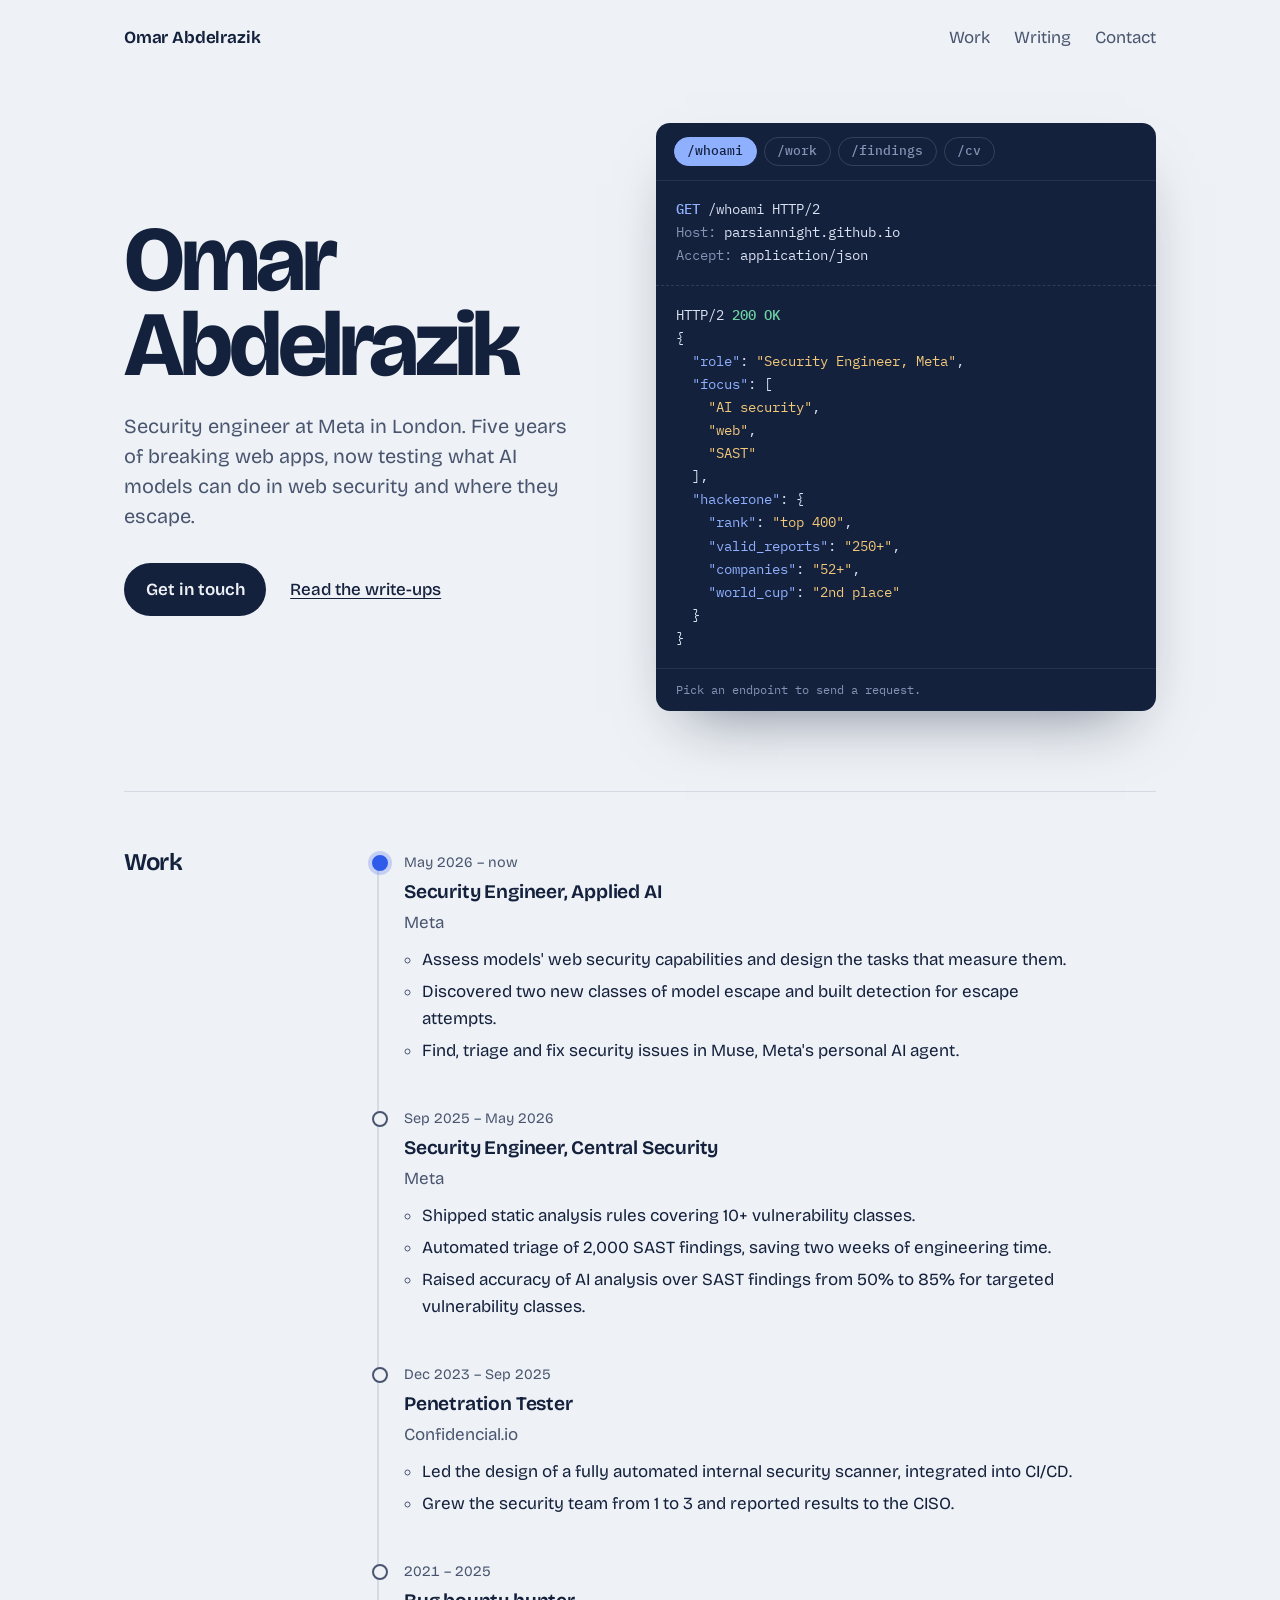
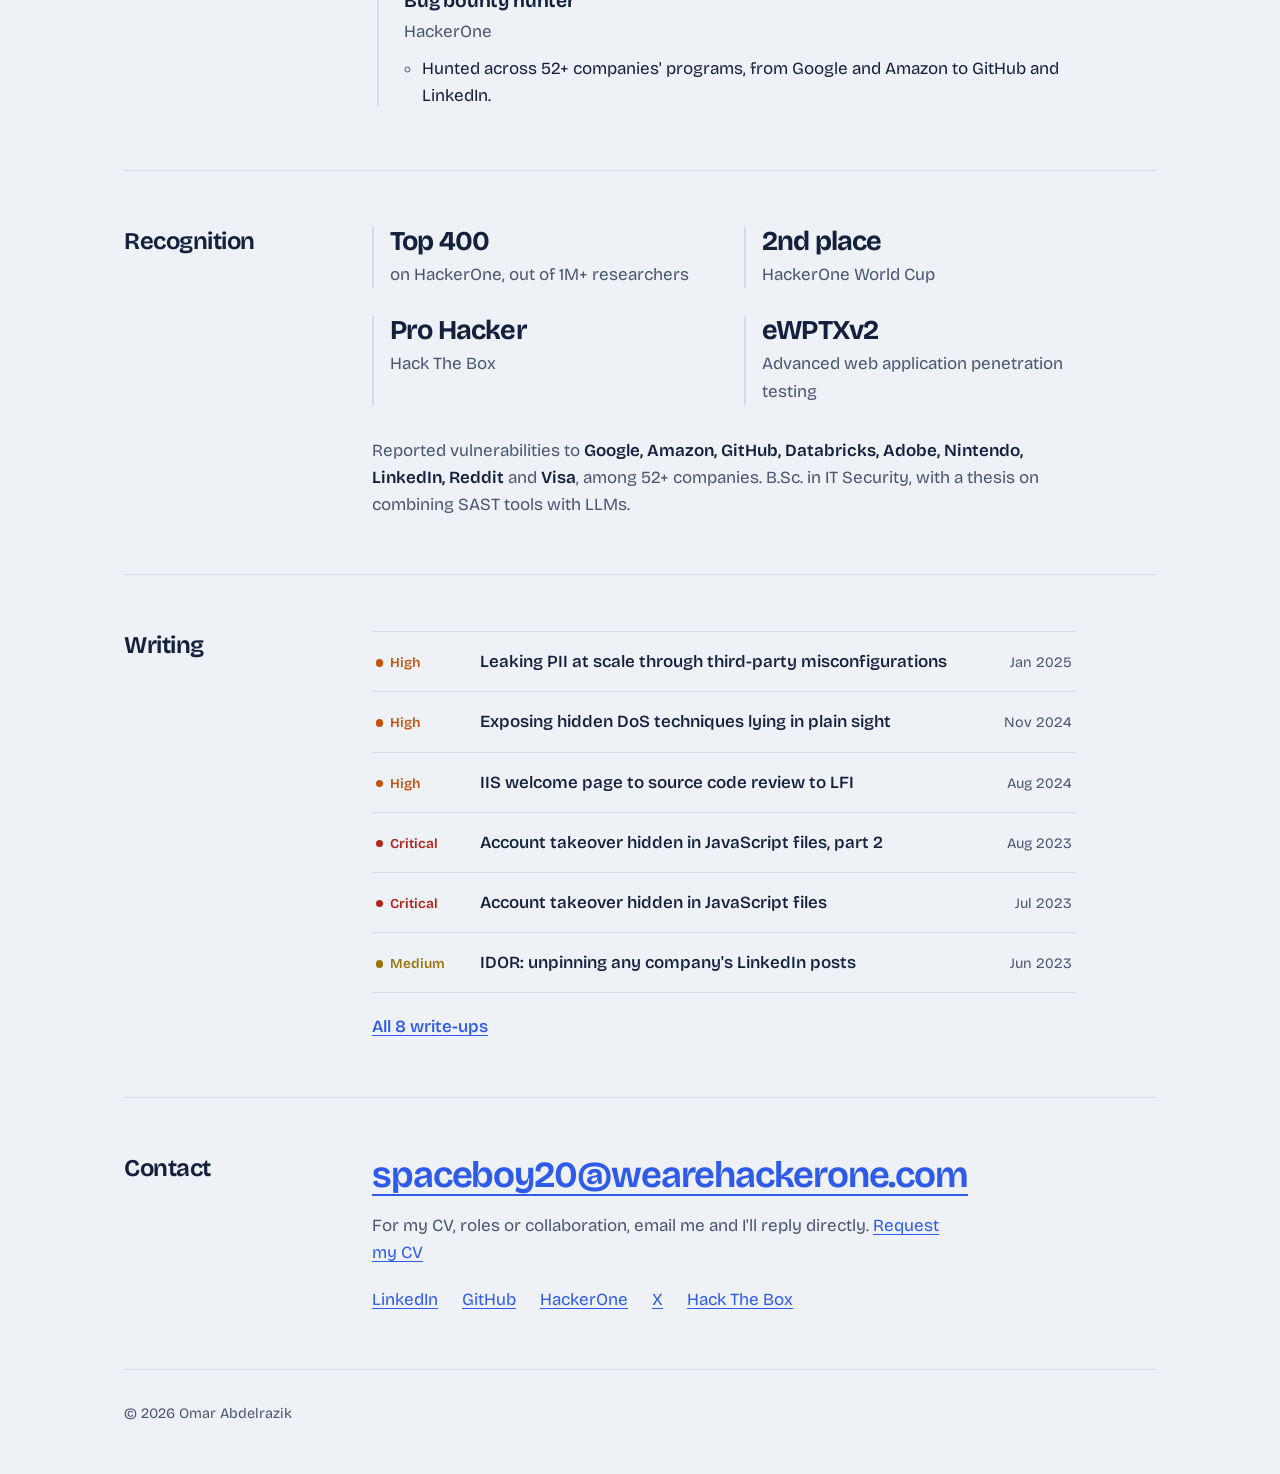
<file: index.html>
<!DOCTYPE html>
<html lang="en">
<head>
  <meta charset="UTF-8">
  <meta name="viewport" content="width=device-width, initial-scale=1.0">
  <title>Omar Abdelrazik — Security Engineer</title>
  <meta name="description" content="Omar Abdelrazik, Security Engineer at Meta working on AI security and static analysis. Top 400 on HackerOne, 250+ valid vulnerabilities across 52+ companies.">
  <meta property="og:title" content="Omar Abdelrazik — Security Engineer">
  <meta property="og:description" content="Security Engineer at Meta. Offensive web security, AI security and static analysis. Top 400 on HackerOne.">
  <meta property="og:type" content="website">
  <meta property="og:url" content="https://parsiannight.github.io">
  <meta name="twitter:card" content="summary">
  <link rel="preconnect" href="https://fonts.googleapis.com">
  <link rel="preconnect" href="https://fonts.gstatic.com" crossorigin>
  <link rel="stylesheet" href="https://fonts.googleapis.com/css2?family=Bricolage+Grotesque:opsz,wght@12..96,400..800&family=IBM+Plex+Mono:wght@400;500&display=swap">
  <link rel="stylesheet" href="css/site.css">
</head>
<body>
<div class="wrap">

  <header class="topbar">
    <a class="home" href="./">Omar Abdelrazik</a>
    <nav aria-label="Site">
      <a href="#work">Work</a>
      <a href="blog/">Writing</a>
      <a href="#contact">Contact</a>
    </nav>
  </header>

  <main>
    <section class="hero" aria-labelledby="name">
      <div>
        <h1 id="name">Omar<br>Abdelrazik</h1>
        <p class="lede">Security engineer at Meta in London. Five years of breaking web apps, now testing what AI models can do in web security and where they escape.</p>
        <div class="actions">
          <a class="btn" href="#contact">Get in touch</a>
          <a class="quiet" href="blog/">Read the write-ups</a>
        </div>
      </div>

      <div class="exchange" id="console">
        <div class="exchange__routes" role="group" aria-label="Send a request">
          <button type="button" data-path="/whoami" aria-pressed="true">/whoami</button>
          <button type="button" data-path="/work" aria-pressed="false">/work</button>
          <button type="button" data-path="/findings" aria-pressed="false">/findings</button>
          <button type="button" data-path="/cv" aria-pressed="false">/cv</button>
        </div>
<pre class="req"><span class="m">GET</span> <span id="req-path">/whoami</span> HTTP/2
<span class="d">Host:</span> parsiannight.github.io
<span class="d">Accept:</span> application/json</pre>
<pre class="res" aria-live="polite"><span class="status" id="res-status">HTTP/2 <span class="ok">200 OK</span></span><span class="time d" id="res-time"></span>
<span class="body unroll" id="res-body">{
  <span class="k">"role"</span>: <span class="s">"Security Engineer, Meta"</span>,
  <span class="k">"focus"</span>: [
    <span class="s">"AI security"</span>,
    <span class="s">"web"</span>,
    <span class="s">"SAST"</span>
  ],
  <span class="k">"hackerone"</span>: {
    <span class="k">"rank"</span>: <span class="s">"top 400"</span>,
    <span class="k">"valid_reports"</span>: <span class="s">"250+"</span>,
    <span class="k">"companies"</span>: <span class="s">"52+"</span>,
    <span class="k">"world_cup"</span>: <span class="s">"2nd place"</span>
  }
}</span></pre>
        <p class="exchange__hint">Pick an endpoint to send a request.</p>
      </div>
    </section>

    <section class="block" id="work" aria-labelledby="work-h">
      <h2 id="work-h">Work</h2>
      <ol class="timeline" reversed>
        <li class="role current">
          <span class="role__when">May 2026 – now</span>
          <h3>Security Engineer, Applied AI</h3>
          <p class="role__team">Meta</p>
          <ul>
            <li>Assess models' web security capabilities and design the tasks that measure them.</li>
            <li>Discovered two new classes of model escape and built detection for escape attempts.</li>
            <li>Find, triage and fix security issues in Muse, Meta's personal AI agent.</li>
          </ul>
        </li>
        <li class="role">
          <span class="role__when">Sep 2025 – May 2026</span>
          <h3>Security Engineer, Central Security</h3>
          <p class="role__team">Meta</p>
          <ul>
            <li>Shipped static analysis rules covering 10+ vulnerability classes.</li>
            <li>Automated triage of 2,000 SAST findings, saving two weeks of engineering time.</li>
            <li>Raised accuracy of AI analysis over SAST findings from 50% to 85% for targeted vulnerability classes.</li>
          </ul>
        </li>
        <li class="role">
          <span class="role__when">Dec 2023 – Sep 2025</span>
          <h3>Penetration Tester</h3>
          <p class="role__team">Confidencial.io</p>
          <ul>
            <li>Led the design of a fully automated internal security scanner, integrated into CI/CD.</li>
            <li>Grew the security team from 1 to 3 and reported results to the CISO.</li>
          </ul>
        </li>
        <li class="role">
          <span class="role__when">2021 – 2025</span>
          <h3>Bug bounty hunter</h3>
          <p class="role__team">HackerOne</p>
          <ul>
            <li>Hunted across 52+ companies' programs, from Google and Amazon to GitHub and LinkedIn.</li>
          </ul>
        </li>
      </ol>
    </section>

    <section class="block" aria-labelledby="rec-h">
      <h2 id="rec-h">Recognition</h2>
      <div>
        <dl class="facts">
          <div><dt>Top 400</dt><dd>on HackerOne, out of 1M+ researchers</dd></div>
          <div><dt>2nd place</dt><dd>HackerOne World Cup</dd></div>
          <div><dt>Pro Hacker</dt><dd>Hack The Box</dd></div>
          <div><dt>eWPTXv2</dt><dd>Advanced web application penetration testing</dd></div>
        </dl>
        <p class="companies">Reported vulnerabilities to <strong>Google, Amazon, GitHub, Databricks, Adobe, Nintendo, LinkedIn, Reddit</strong> and <strong>Visa</strong>, among 52+ companies. B.Sc. in IT Security, with a thesis on combining SAST tools with LLMs.</p>
      </div>
    </section>

    <section class="block" aria-labelledby="writing-h">
      <h2 id="writing-h">Writing</h2>
      <div>
        <ul class="posts">
          <li><a href="blog/post.html?slug=leaking-pii-at-scale"><span class="sev sev--high">High</span><span class="t">Leaking PII at scale through third-party misconfigurations</span><span class="date">Jan 2025</span></a></li>
          <li><a href="blog/post.html?slug=exposing-hidden-dos-techniques"><span class="sev sev--high">High</span><span class="t">Exposing hidden DoS techniques lying in plain sight</span><span class="date">Nov 2024</span></a></li>
          <li><a href="blog/post.html?slug=iis-welcome-page-to-lfi"><span class="sev sev--high">High</span><span class="t">IIS welcome page to source code review to LFI</span><span class="date">Aug 2024</span></a></li>
          <li><a href="blog/post.html?slug=account-takeover-in-js-files-part2"><span class="sev sev--critical">Critical</span><span class="t">Account takeover hidden in JavaScript files, part 2</span><span class="date">Aug 2023</span></a></li>
          <li><a href="blog/post.html?slug=account-takeover-in-js-files"><span class="sev sev--critical">Critical</span><span class="t">Account takeover hidden in JavaScript files</span><span class="date">Jul 2023</span></a></li>
          <li><a href="blog/post.html?slug=idor-unpin-posts"><span class="sev sev--medium">Medium</span><span class="t">IDOR: unpinning any company's LinkedIn posts</span><span class="date">Jun 2023</span></a></li>
        </ul>
        <a class="all" href="blog/">All 8 write-ups</a>
      </div>
    </section>

    <section class="block" id="contact" aria-labelledby="contact-h">
      <h2 id="contact-h">Contact</h2>
      <div>
        <p class="contact-line"><a href="mailto:spaceboy20@wearehackerone.com">spaceboy20@wearehackerone.com</a></p>
        <p class="contact-note">For my CV, roles or collaboration, email me and I'll reply directly. <a href="mailto:spaceboy20@wearehackerone.com?subject=CV%20request">Request my CV</a></p>
        <ul class="elsewhere">
          <li><a href="https://www.linkedin.com/in/omarabdelrazek0/">LinkedIn</a></li>
          <li><a href="https://github.com/ParsianNight">GitHub</a></li>
          <li><a href="https://hackerone.com/spaceboy20">HackerOne</a></li>
          <li><a href="https://x.com/spaceboy2O">X</a></li>
          <li><a href="https://app.hackthebox.eu/profile/Spaceboy20">Hack The Box</a></li>
        </ul>
      </div>
    </section>
  </main>

  <footer>&copy; <span id="y">2026</span> Omar Abdelrazik</footer>
</div>
<script src="js/console.js"></script>
<script>document.getElementById('y').textContent = new Date().getFullYear();</script>
</body>
</html>
</file>
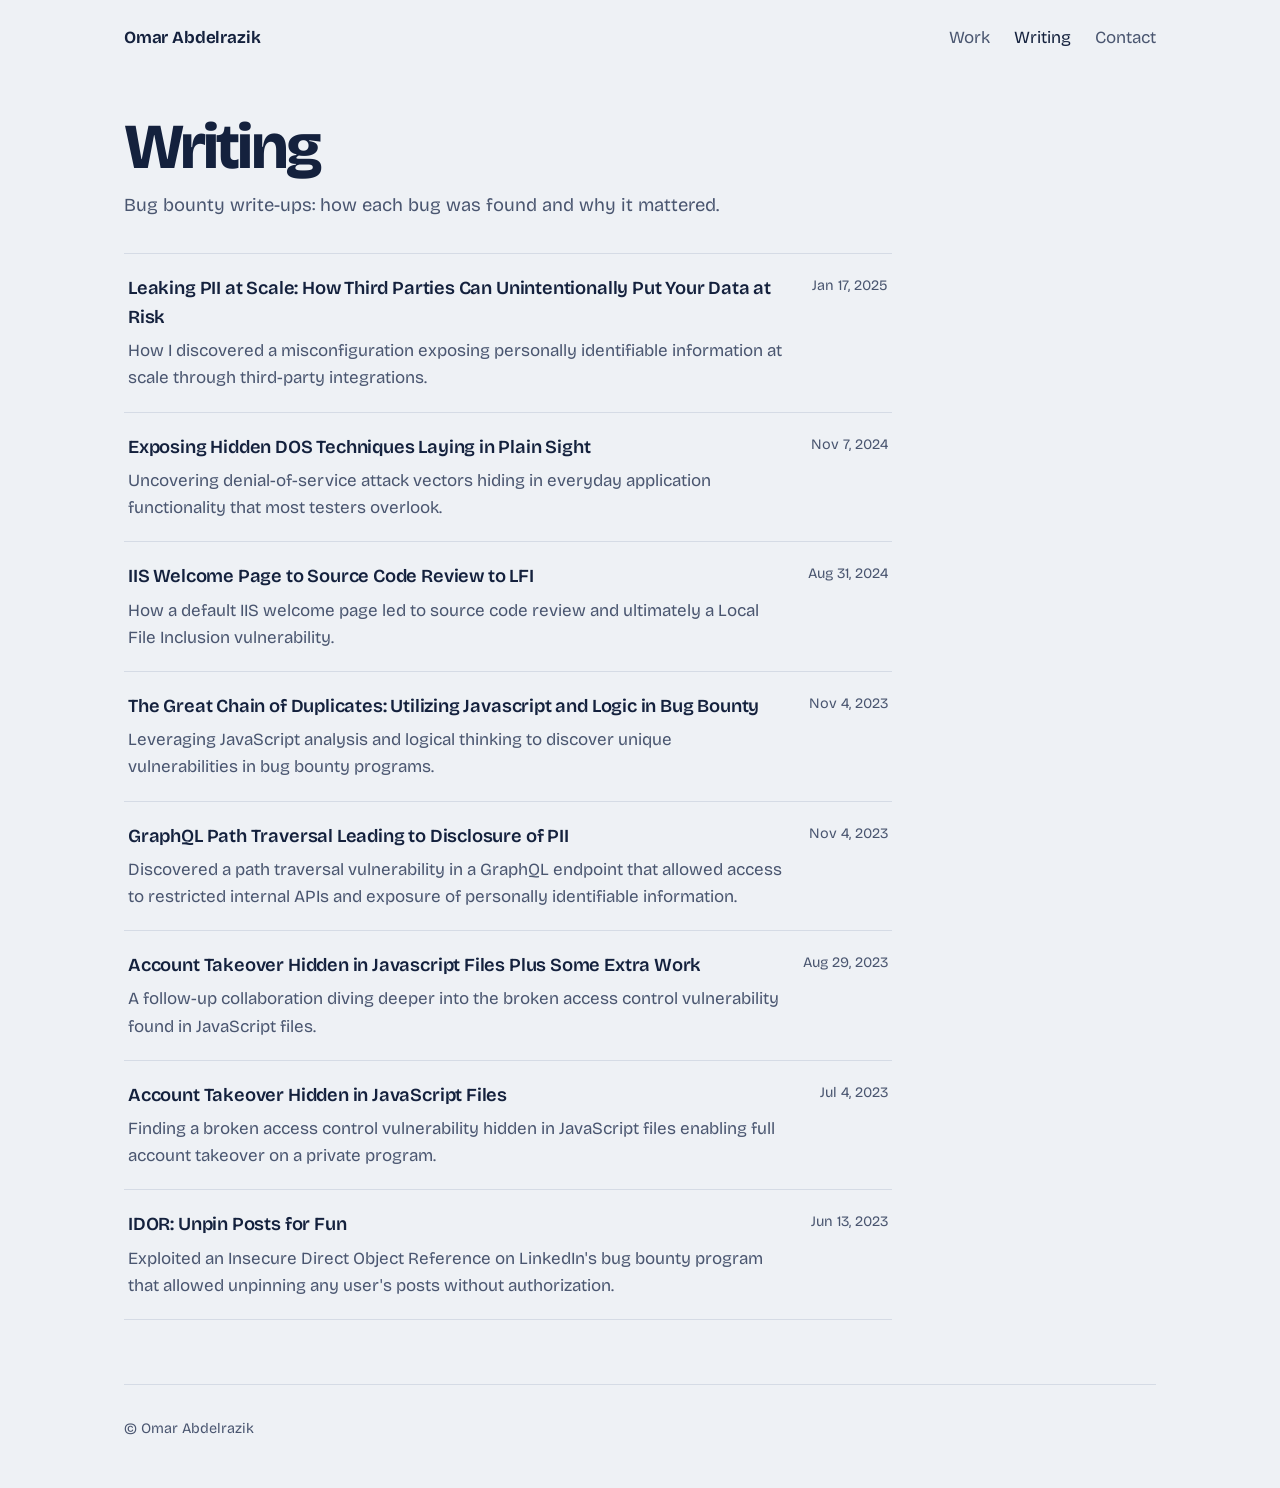
<file: blog/index.html>
<!DOCTYPE html>
<html lang="en">
<head>
  <meta charset="UTF-8">
  <meta name="viewport" content="width=device-width, initial-scale=1.0">
  <title>Blog — Omar Abdelrazik</title>
  <meta name="description" content="Bug bounty write-ups and security research by Omar Abdelrazik.">
  <link rel="preconnect" href="https://fonts.googleapis.com">
  <link rel="preconnect" href="https://fonts.gstatic.com" crossorigin>
  <link rel="stylesheet" href="https://fonts.googleapis.com/css2?family=Bricolage+Grotesque:opsz,wght@12..96,400..800&family=IBM+Plex+Mono:wght@400;500&display=swap">
  <link rel="stylesheet" href="../css/site.css">
</head>
<body>
<div class="wrap">
  <header class="topbar">
    <a class="home" href="../">Omar Abdelrazik</a>
    <nav aria-label="Site">
      <a href="../#work">Work</a>
      <a href="./" aria-current="page">Writing</a>
      <a href="../#contact">Contact</a>
    </nav>
  </header>
  <main>
    <div class="page-head">
      <h1>Writing</h1>
      <p>Bug bounty write-ups: how each bug was found and why it mattered.</p>
    </div>
    <div id="blog-grid"></div>
    <p id="blog-empty" style="display:none;">No posts yet.</p>
  </main>
  <footer>&copy; Omar Abdelrazik</footer>
</div>
<script src="../js/blog.js"></script>
</body>
</html>
</file>
<file: css/site.css>
/* ==========================================================
   parsiannight.github.io
   Concept: the hero is an HTTP exchange (GET /whoami -> 200 OK).
   Colour carries meaning: cobalt = links/actions, red/orange/amber = severity.
   ========================================================== */

:root {
  --paper: #eef1f5;
  --surface: #ffffff;
  --ink: #14213d;
  --ink-soft: #4a5670;
  --rule: #d5dbe5;
  --cobalt: #2f5bea;
  --sev-critical: #b42318;
  --sev-high: #c4520a;
  --sev-medium: #9a7408;
  --panel: #14213d;
  --panel-ink: #dbe3f3;
  --panel-dim: #8593b5;
  --panel-key: #8fb0ff;
  --panel-str: #f2c879;
  --panel-ok: #6fd3a4;
  --display: "Bricolage Grotesque", "Segoe UI", system-ui, sans-serif;
  --mono: "IBM Plex Mono", ui-monospace, SFMono-Regular, Menlo, Consolas, monospace;
  color-scheme: light dark;
}
@media (prefers-color-scheme: dark) {
  :root {
    --paper: #0f1a30;
    --surface: #16233f;
    --ink: #e6ebf5;
    --ink-soft: #9aa7c2;
    --rule: #26355a;
    --cobalt: #8fb0ff;
    --sev-critical: #ff8a80;
    --sev-high: #ffa86b;
    --sev-medium: #f2c879;
    --panel: #0a1324;
  }
}

* { box-sizing: border-box; }
html { -webkit-text-size-adjust: 100%; scroll-behavior: smooth; }
body {
  margin: 0;
  background: var(--paper);
  color: var(--ink);
  font: 400 1.0625rem/1.6 var(--display);
  font-optical-sizing: auto;
}
a { color: var(--cobalt); text-decoration: underline; text-decoration-thickness: 1px; text-underline-offset: .2em; }
a:hover { text-decoration-thickness: 2px; }
:focus-visible { outline: 2px solid var(--cobalt); outline-offset: 3px; border-radius: 2px; }

.wrap { max-width: 1080px; margin: 0 auto; padding: 0 1.5rem; }

/* ---------- Top bar ---------- */
.topbar { display: flex; justify-content: space-between; align-items: center; padding: 1.5rem 0; }
.topbar .home { color: var(--ink); font-weight: 650; text-decoration: none; letter-spacing: -.01em; }
.topbar nav { display: flex; gap: 1.5rem; }
.topbar nav a { color: var(--ink-soft); text-decoration: none; }
.topbar nav a:hover, .topbar nav a[aria-current] { color: var(--ink); }

/* ---------- Hero ---------- */
.hero {
  display: grid; grid-template-columns: 1fr 1.05fr; gap: 3.5rem; align-items: center;
  padding: 3rem 0 5rem;
}
.hero h1 {
  font-size: clamp(3rem, 7.2vw, 5.75rem); font-weight: 750; line-height: .92;
  letter-spacing: -.045em; margin: 0 0 1.5rem;
}
.hero .lede { font-size: 1.25rem; line-height: 1.5; color: var(--ink-soft); margin: 0 0 2rem; max-width: 28rem; }
.actions { display: flex; flex-wrap: wrap; gap: .75rem 1.5rem; align-items: center; }
.btn {
  display: inline-block; background: var(--ink); color: var(--paper); text-decoration: none;
  font-weight: 600; padding: .8rem 1.35rem; border-radius: 999px;
}
.btn:hover { background: var(--cobalt); color: #fff; }
.actions .quiet { color: var(--ink); font-weight: 500; }

/* The HTTP exchange */
.exchange {
  background: var(--panel); color: var(--panel-ink); border-radius: 14px;
  font: 400 .875rem/1.65 var(--mono); overflow: hidden;
  box-shadow: 0 30px 60px -30px rgba(20,33,61,.55);
}
.exchange__bar { display: flex; border-bottom: 1px solid rgba(255,255,255,.08); font-size: .8rem; }
.exchange__bar span { padding: .65rem 1.1rem; color: var(--panel-dim); }
.exchange__bar span:first-child { color: var(--panel-ink); box-shadow: inset 0 -2px 0 var(--panel-key); }
.exchange pre { margin: 0; padding: 1.1rem 1.25rem; white-space: pre-wrap; word-break: break-word; font: inherit; }
.exchange .req { border-bottom: 1px dashed rgba(255,255,255,.12); }
.exchange .m { color: var(--panel-key); font-weight: 500; }
.exchange .d { color: var(--panel-dim); }
.exchange .ok { color: var(--panel-ok); font-weight: 500; }
.exchange .k { color: var(--panel-key); }
.exchange .s { color: var(--panel-str); }
.exchange .status { display: inline; }

/* Endpoint picker: real buttons that send a request */
.exchange__routes { display: flex; flex-wrap: wrap; gap: .4rem; padding: .85rem 1.1rem; border-bottom: 1px solid rgba(255,255,255,.08); }
.exchange__routes button {
  font: 500 .8rem/1 var(--mono); color: var(--panel-dim); background: transparent;
  border: 1px solid rgba(255,255,255,.14); border-radius: 999px; padding: .45rem .8rem; cursor: pointer;
  transition: color .15s, border-color .15s, background-color .15s;
}
.exchange__routes button:hover { color: var(--panel-ink); border-color: rgba(255,255,255,.35); }
.exchange__routes button[aria-pressed="true"] { color: var(--panel); background: var(--panel-key); border-color: var(--panel-key); }
.exchange__routes button:focus-visible { outline: 2px solid var(--panel-key); outline-offset: 2px; }
.exchange .err { color: #ff8a80; font-weight: 500; }
.exchange .time { float: right; }
.exchange .res { min-height: 17.5em; }
.exchange .body { display: block; }
.exchange__hint { margin: 0; padding: .7rem 1.25rem; border-top: 1px solid rgba(255,255,255,.08); font-size: .75rem; color: var(--panel-dim); }
.exchange.is-loading .status .d::after { content: ""; display: inline-block; width: .5em; height: 1em; margin-left: .3em; vertical-align: -.15em; background: var(--panel-dim); animation: blink 1s steps(1) infinite; }
@keyframes blink { 50% { opacity: 0; } }

/* Each response unrolls top to bottom; the first one plays on page load */
@media (prefers-reduced-motion: no-preference) {
  .exchange .body.unroll { animation: reveal .7s steps(14, end) both; }
  .exchange .req { animation: show .5s ease-out .15s both; }
  #res-body.unroll { animation-delay: .1s; }
  @keyframes show { from { opacity: 0; transform: translateY(4px); } to { opacity: 1; transform: none; } }
  @keyframes reveal { from { clip-path: inset(0 0 100% 0); } to { clip-path: inset(0 0 0 0); } }
}

/* Contact note */
.contact-note { color: var(--ink-soft); margin: -.25rem 0 1.25rem; max-width: 36rem; }

/* ---------- Sections ---------- */
.block { display: grid; grid-template-columns: 13rem 1fr; gap: 2.5rem; padding: 3.5rem 0; border-top: 1px solid var(--rule); }
.block > h2 { font-size: 1.5rem; font-weight: 650; letter-spacing: -.02em; line-height: 1.2; margin: 0; }

/* Experience timeline */
.timeline { list-style: none; margin: 0; padding: 0; position: relative; max-width: 44rem; }
.timeline::before { content: ""; position: absolute; left: 5px; top: .55rem; bottom: .5rem; width: 2px; background: var(--rule); }
.role { position: relative; padding-left: 2rem; margin-bottom: 2.5rem; }
.role:last-child { margin-bottom: 0; }
.role::before {
  content: ""; position: absolute; left: 0; top: .45rem; width: 12px; height: 12px; border-radius: 50%;
  background: var(--paper); border: 2px solid var(--ink-soft);
}
.role.current::before { background: var(--cobalt); border-color: var(--cobalt); box-shadow: 0 0 0 4px color-mix(in srgb, var(--cobalt) 22%, transparent); }
.role__when { color: var(--ink-soft); font-size: .9rem; font-variant-numeric: tabular-nums; }
.role h3 { font-size: 1.2rem; font-weight: 650; margin: .1rem 0; letter-spacing: -.01em; }
.role__team { color: var(--ink-soft); margin: 0 0 .6rem; }
.role ul { margin: 0; padding-left: 1.1rem; }
.role li { margin: .3rem 0; }
.role li::marker { color: var(--ink-soft); }

/* Recognition */
.facts { display: grid; grid-template-columns: repeat(2, 1fr); gap: 1.75rem 2.5rem; margin: 0; max-width: 44rem; }
.facts div { border-left: 2px solid var(--rule); padding-left: 1rem; }
.facts dt { font-size: 1.7rem; font-weight: 700; letter-spacing: -.03em; line-height: 1.1; }
.facts dd { margin: .25rem 0 0; color: var(--ink-soft); }
.companies { color: var(--ink-soft); margin: 2rem 0 0; max-width: 44rem; }
.companies strong { color: var(--ink); font-weight: 600; }

/* Writing */
.posts { list-style: none; margin: 0; padding: 0; max-width: 44rem; }
.posts li { border-bottom: 1px solid var(--rule); }
.posts li:first-child { border-top: 1px solid var(--rule); }
.posts a {
  display: grid; grid-template-columns: 5.5rem 1fr auto; gap: 1rem; align-items: baseline;
  padding: 1rem .25rem; color: var(--ink); text-decoration: none;
}
.posts a:hover .t { color: var(--cobalt); }
.sev { font-size: .85rem; font-weight: 600; white-space: nowrap; }
.sev::before { content: ""; display: inline-block; width: .55em; height: .55em; border-radius: 50%; background: currentColor; margin-right: .45em; vertical-align: .05em; }
.sev--critical { color: var(--sev-critical); }
.sev--high { color: var(--sev-high); }
.sev--medium { color: var(--sev-medium); }
.posts .t { font-weight: 550; }
.posts .date { color: var(--ink-soft); font-size: .9rem; white-space: nowrap; font-variant-numeric: tabular-nums; }
.all { display: inline-block; margin-top: 1.25rem; font-weight: 550; }

/* Contact */
.contact-line { font-size: clamp(1.15rem, 3.4vw, 2.3rem); font-weight: 650; letter-spacing: -.03em; line-height: 1.15; margin: 0 0 1.25rem; overflow-wrap: anywhere; }
.contact-line a { text-decoration-thickness: 2px; }
.elsewhere { display: flex; flex-wrap: wrap; gap: .5rem 1.5rem; margin: 0; padding: 0; list-style: none; }

footer { border-top: 1px solid var(--rule); padding: 2rem 0 3rem; color: var(--ink-soft); font-size: .9rem; }

/* ---------- Blog index (cards rendered by js/blog.js) ---------- */
.page-head { padding: 2.5rem 0 2rem; }
.page-head h1 { font-size: clamp(2.5rem, 6vw, 4rem); font-weight: 750; letter-spacing: -.045em; line-height: 1; margin: 0 0 .75rem; }
.page-head p { color: var(--ink-soft); margin: 0; font-size: 1.15rem; }
#blog-grid { border-top: 1px solid var(--rule); margin-bottom: 4rem; max-width: 48rem; }
.blog-card {
  display: grid; grid-template-columns: 1fr auto; column-gap: 1.5rem;
  border-bottom: 1px solid var(--rule); padding: 1.25rem .25rem; color: var(--ink); text-decoration: none;
}
.blog-card:hover .blog-card__title { color: var(--cobalt); }
.blog-card__category { display: none; }
.blog-card__title { font-size: 1.15rem; font-weight: 600; margin: 0 0 .3rem; letter-spacing: -.01em; grid-column: 1; }
.blog-card__excerpt { color: var(--ink-soft); margin: 0; grid-column: 1; }
.blog-card__meta { grid-column: 2; grid-row: 1; color: var(--ink-soft); font-size: .9rem; white-space: nowrap; }
.blog-card__link-hint { display: none; }

/* ---------- Single post (rendered by js/blog-post.js) ---------- */
.post { max-width: 44rem; padding: 2rem 0 4rem; }
.blog-article__category, .blog-article__loading { color: var(--ink-soft); }
.blog-article__title { font-size: clamp(2rem, 4.5vw, 3rem); font-weight: 750; letter-spacing: -.035em; line-height: 1.05; margin: .4rem 0 .75rem; }
.blog-article__meta { color: var(--ink-soft); display: flex; gap: 1.25rem; font-size: .95rem; }
.blog-article__tags { margin: 1rem 0 2.5rem; display: flex; flex-wrap: wrap; gap: .4rem; }
.blog-article__tag { font-size: .85rem; color: var(--ink-soft); border: 1px solid var(--rule); border-radius: 999px; padding: .1rem .7rem; }
.blog-article__body { font-size: 1.1rem; line-height: 1.7; }
.blog-article__body > h1:first-child { display: none; }
.blog-article__body h2 { font-size: 1.5rem; letter-spacing: -.02em; margin: 2.5rem 0 .75rem; }
.blog-article__body h3 { font-size: 1.2rem; margin: 2rem 0 .5rem; }
.blog-article__body img { max-width: 100%; height: auto; border-radius: 8px; border: 1px solid var(--rule); margin: .75rem 0; }
.blog-article__body code { font-family: var(--mono); font-size: .85em; background: var(--surface); border: 1px solid var(--rule); padding: .05em .35em; border-radius: 4px; }
.blog-article__body pre { background: var(--panel); color: var(--panel-ink); padding: 1.1rem 1.25rem; border-radius: 10px; overflow-x: auto; }
.blog-article__body pre code { background: none; border: 0; padding: 0; color: inherit; }
.blog-article__body blockquote { margin: 1.5rem 0; padding-left: 1.1rem; border-left: 3px solid var(--cobalt); color: var(--ink-soft); }
.blog-post-nav { display: none; grid-template-columns: 1fr 1fr; gap: 1.5rem; margin-top: 3.5rem; padding-top: 1.5rem; border-top: 1px solid var(--rule); }
.blog-post-nav__link { display: flex; flex-direction: column; text-decoration: none; color: var(--ink); font-weight: 550; }
.blog-post-nav__link:hover { color: var(--cobalt); }
.blog-post-nav__next { text-align: right; }
.blog-post-nav__label { color: var(--ink-soft); font-size: .9rem; font-weight: 400; }

/* ---------- Responsive ---------- */
@media (max-width: 880px) {
  .hero { grid-template-columns: 1fr; gap: 2.5rem; padding: 1.5rem 0 3.5rem; }
  .block { grid-template-columns: 1fr; gap: 1.5rem; padding: 2.75rem 0; }
}
@media (max-width: 560px) {
  .wrap { padding: 0 1.1rem; }
  .exchange { font-size: .78rem; }
  .topbar nav { gap: 1rem; }
  .hero h1 { font-size: 3.1rem; }
  .facts { grid-template-columns: 1fr; }
  .posts a { grid-template-columns: 1fr auto; row-gap: .15rem; }
  .posts .sev { grid-column: 1 / -1; }
  .blog-card { grid-template-columns: 1fr; }
  .blog-card__meta { grid-column: 1; grid-row: auto; margin-top: .35rem; }
}
</file>
